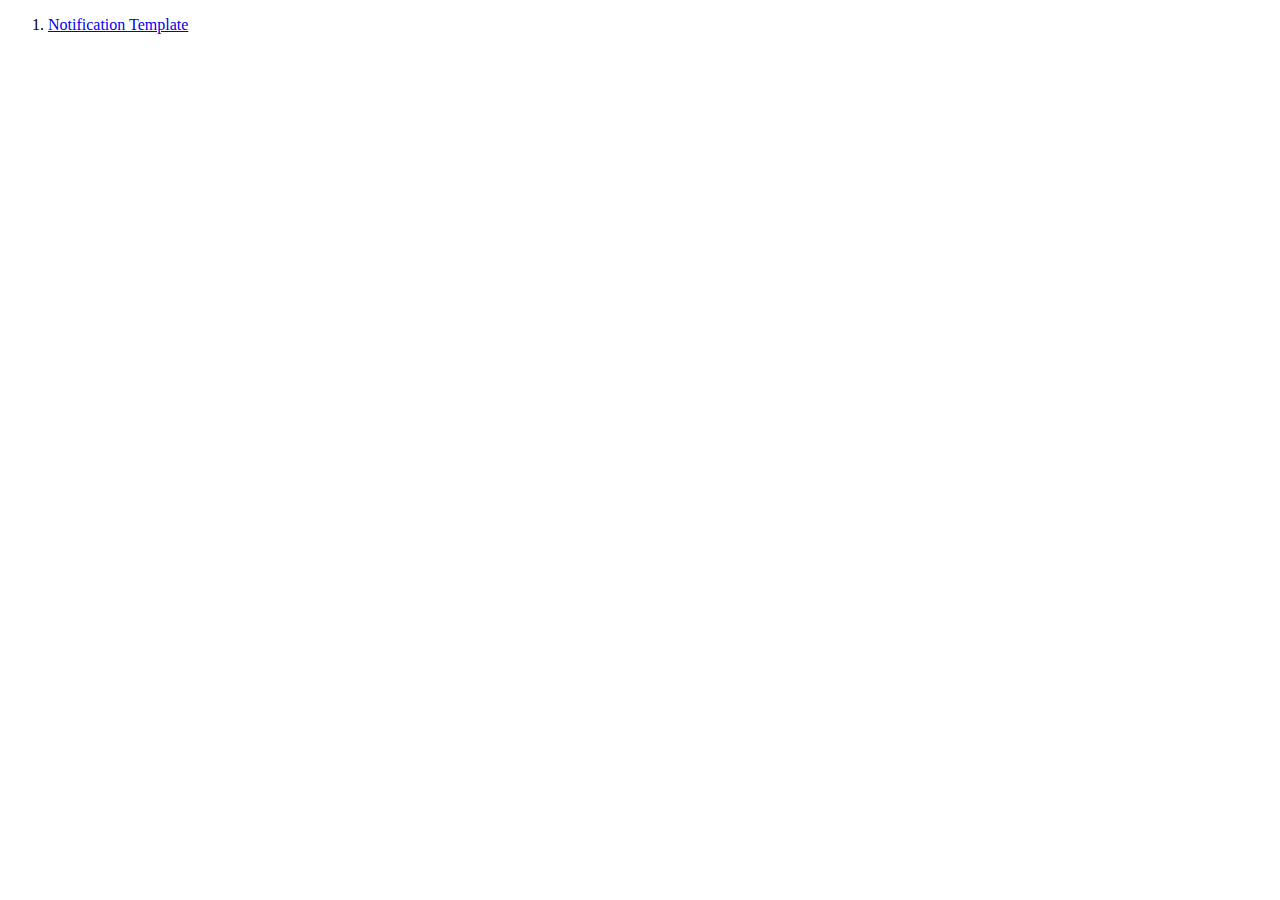
<file: index.html>
<!DOCTYPE html>
<html lang="en">
<head>
    <meta charset="UTF-8">
    <meta http-equiv="X-UA-Compatible" content="IE=edge">
    <meta name="viewport" content="width=device-width, initial-scale=1.0">
    <title>Frontendmentor Projects</title>
</head>
<body>
    <div class="container">
        <ol>
            <li>
                <a href="https://alokyadav1.github.io/frontendMentor/notifications-page-main/">Notification Template</a>
            </li>
        </ol>
    </div>
</body>
</html>
</file>
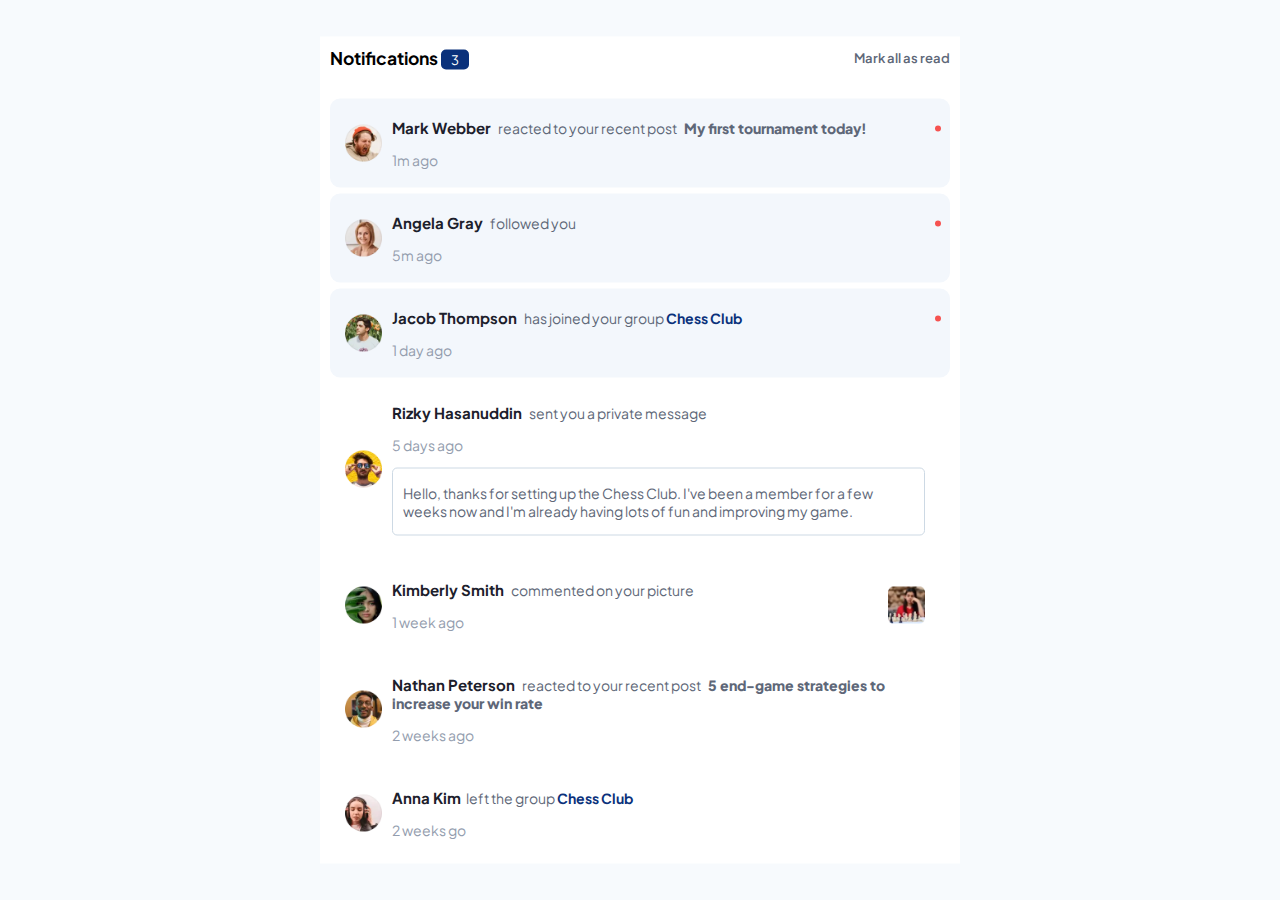
<file: notifications-page-main/index.html>
<!DOCTYPE html>
<html lang="en">

<head>
  <meta charset="UTF-8">
  <meta name="viewport" content="width=device-width, initial-scale=1.0">
  <!-- displays site properly based on user's device -->

  <link rel="icon" type="image/png" sizes="32x32" href="./images/favicon-32x32.png">

  <title>Frontend Mentor | Notifications page</title>

  <link rel="stylesheet" href="./css/style.css" type="text/css">
</head>

<body>
  <div class="container">
    <header class="header">
      <div>
        <h3>Notifications</h3>
        <span class="badge">3</span>
      </div>
      <p class="mark">Mark all as read</p>
    </header>
    <main class="notification">
      <div class="notificationTemplate unread">
        <img src="./assets/images/avatar-mark-webber.webp" alt="avatar-mark-webber" class="avatar">
        <div class="desc">
          <p class="info unread-badge"> <span class="name">Mark Webber</span> reacted to your recent post <span
              class="link hover">My first tournament today!</span></p>
          <p class="time">1m ago</p>
        </div>
        </p>
      </div>
      <div class="notificationTemplate unread">
        <img src="./assets/images/avatar-angela-gray.webp" alt="avatar-angela-gray" class="avatar">
        <div class="desc">
          <p class="info unread-badge"> <span class="name">Angela Gray</span> followed you</p>
          <p class="time">5m ago</p>
        </div>
        </p>
      </div>
      <div class="notificationTemplate unread">
        <img src="./assets/images/avatar-jacob-thompson.webp" alt="avatar-jacob-thompson" class="avatar">
        <div class="desc">
          <p class="info unread-badge"> <span class="name">Jacob Thompson</span> has joined your group <span
              class="group">Chess Club</span></p>
          <p class="time">1 day ago</p>
        </div>
        </p>
      </div>
      <div class="notificationTemplate">
        <img src="./assets/images/avatar-rizky-hasanuddin.webp" alt="avatar-rizky-hasanuddin" class="avatar">
        <div class="desc">
          <p class="info"> <span class="name">Rizky Hasanuddin</span> sent you a private message</p>
          <p class="time">5 days ago</p>
          <p class="message">
            Hello, thanks for setting up the Chess Club. I've been a member for a few weeks now and
            I'm already having lots of fun and improving my game.
          </p>
        </div>
        </p>
      </div>
      <div class="notificationTemplate">
        <img src="./assets/images/avatar-kimberly-smith.webp" alt="avatar-kimberly-smith" class="avatar">
        <div class="desc">
          <p class="info"> <span class="name">Kimberly Smith</span> commented on your picture</p>
          <p class="time">1 week ago</p>
        </div>
        <img src="./assets/images/image-chess.webp" alt="image-chess" class="comment-img">
        </p>
      </div>
      <div class="notificationTemplate">
        <img src="./assets/images/avatar-nathan-peterson.webp" alt="avatar-nathan-peterson" class="avatar">
        <div class="desc">
          <p class="info"> <span class="name hover">Nathan Peterson</span> reacted to your recent post <span class="link">5 end-game strategies to increase your win rate</span></p>
          <p class="time">2 weeks ago</p>
        </div>
        </p>
      </div>
      <div class="notificationTemplate">
        <img src="./assets/images/avatar-anna-kim.webp" alt="avatar-anna-kim" class="avatar">
        <div class="desc">
          <p class="info"> <span class="name">Anna Kim</span>left the group <span class="group">Chess Club</span></p>
          <p class="time">2 weeks go</p>
        </div>
        </p>
      </div>
    </main>
  </div>

  <!-- <div class="attribution">
    Challenge by <a href="https://www.frontendmentor.io?ref=challenge" target="_blank">Frontend Mentor</a>.
    Coded by <a href="#">Your Name Here</a>.
  </div> -->
</body>

</html>
</file>
<file: notifications-page-main/css/style.css>
@import url("https://fonts.googleapis.com/css2?family=Outfit&family=Plus+Jakarta+Sans&family=Roboto:wght@300&display=swap");

.attribution {
    font-size: 11px;
    text-align: center;
}

.attribution a {
    color: hsl(228, 45%, 44%);
}

body {
    background-color: hsl(210, 60%, 98%);
    font-family: "Plus Jakarta Sans", sans-serif;
    color: hsl(219, 12%, 42%);
    font-size: 15px;
}

.container {
    overflow: auto;
    position: absolute;
    top: 50%;
    left: 50%;
    transform: translate(-50%, -50%);
    background-color: hsl(0, 0%, 100%);
    padding: 0 10px;
    max-height: 95vh;
}

.header {
    display: flex;
    position: sticky;
    top: -1px;
    align-items: center;
    justify-content: space-between;
    background-color: white;
    z-index: 1;
}

.header h3 {
    display: inline;
    font-weight: bolder;
    color: black;
}

.header .badge {
    background-color: hsl(219, 85%, 26%);
    color: white;
    padding: 2px 10px;
    border-radius: 5px;
    font-size: small;
}

.header p {
    font-size: 13px;
    font-weight: 600;
}

.notificationTemplate {
    position: relative;
    display: flex;
    align-items: center;
    font-size: 14px;
    padding: 5px 15px;
    border-radius: 10px;
    margin: 6px auto;
}
 .unread{
    background-color: hsl(210, 60%, 97%);
}
.notificationTemplate:first-child {
    margin-top: 20px;
}

.notificationTemplate .desc {
    margin: 0 10px;
    position: relative;
    width: 100%;
}

.name {
    position: relative;
    font-size: 15px;
    font-weight: bolder;
    margin-right: 5px;
    color: hsl(224, 21%, 14%);
}

.link {
    margin-left: 5px;
    color: hsl(219, 12%, 42%);
    font-weight: 900;
}
.notificationTemplate .group{
    color: hsl(219, 85%, 26%);
    font-weight: bolder;
}
.notificationTemplate .desc .time {
    color: hsl(219, 14%, 63%);
}
.notificationTemplate .desc .message{
    border: 1px solid hsl(210, 30%, 85%);
    border-radius: 5px;
    padding: 15px 10px;
}
.notificationTemplate .desc .message:hover{
    cursor: pointer;
    background-color: hsl(205, 33%, 90%);
}
.notificationTemplate img{
    width: 37px;
    height: 37px;
    /* position: absolute; */
}
.notificationTemplate .comment-img{
   position: relative;
   right: 10px;
}
.notificationTemplate .comment-img:hover{
    cursor: pointer;
}
.unread-badge::after {
    content: "";
    position: absolute;
    left: 101%;
    top: 28%;
    border: 2px solid hsl(1, 90%, 64%);
    border-radius: 50%;
    padding: 1px 1px;
    margin-left: 5px;
    background-color: hsl(1, 90%, 64%);
}

.mark:hover, .name:hover, .link:hover,.group:hover{
    cursor: pointer;
    color: hsl(219, 85%, 26%);
}
@media screen and (max-width: 375px) {
    .container {
        position: relative;
        left: 0;
        top: 0;
        transform: translate(0, 0);
    }

    .notificationTemplate .desc {
        margin: 5px 10px;
        position: relative;
        line-height: inherit;
    }
}
</file>
